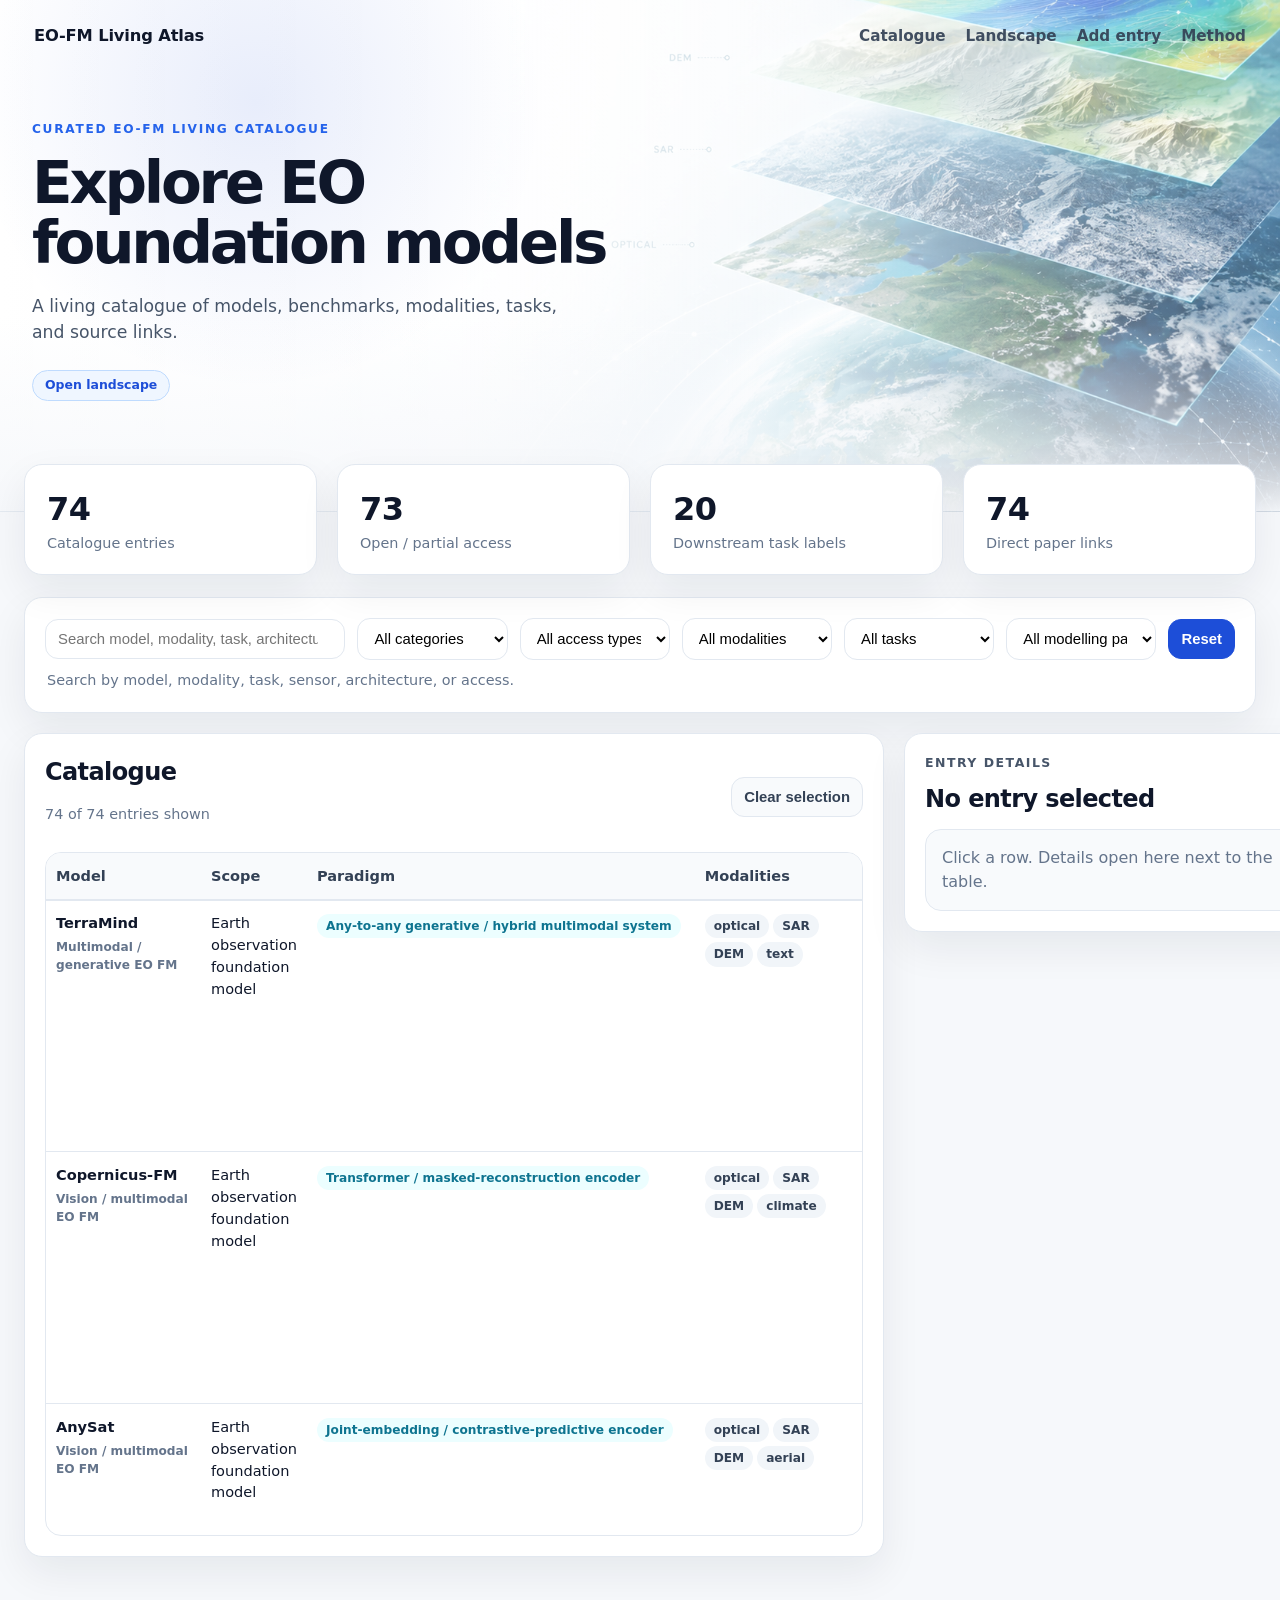
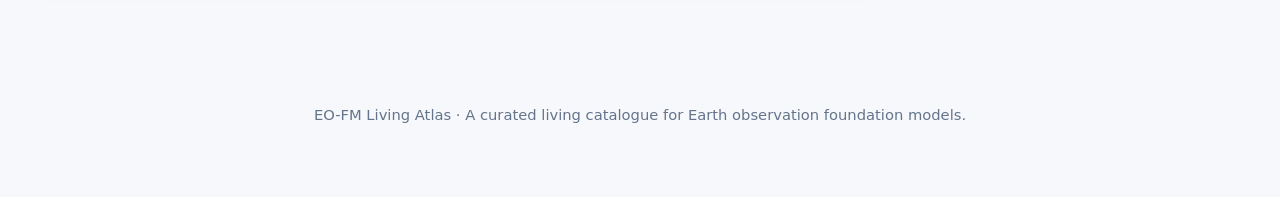
<file: index.html>
<!doctype html>
<html lang="en">
<head>
  <meta charset="utf-8">
  <meta name="viewport" content="width=device-width, initial-scale=1">
  <title>EO-FM Living Atlas</title>
  <link rel="stylesheet" href="style.css">
</head>
<body>
  <header class="hero">
    <nav class="nav">
      <div class="brand">EO-FM Living Atlas</div>
      <div class="links">
        <a href="index.html">Catalogue</a>
        <a href="landscape.html">Landscape</a>
        <a href="submit.html">Add entry</a>
        <a href="method.html">Method</a>
      </div>
    </nav>
    <div class="hero-content">
      <p class="eyebrow">Curated EO-FM living catalogue</p>
      <h1>Explore EO foundation models</h1>
      <p class="subtitle">A living catalogue of models, benchmarks, modalities, tasks, and source links.</p>
      <p class="hero-actions"><a class="link-pill" href="landscape.html">Open landscape</a></p>
    </div>
  </header>

  <main class="container">
    <section class="stats" id="stats"></section>

    <section class="panel controls-panel">
      <div class="toolbar">
        <input id="search" type="search" placeholder="Search model, modality, task, architecture, sensor, dataset, paper...">
        <select id="categoryFilter"><option value="">All categories</option></select>
        <select id="opennessFilter"><option value="">All access types</option></select>
        <select id="modalityFilter"><option value="">All modalities</option></select>
        <select id="taskFilter"><option value="">All tasks</option></select>
        <select id="paradigmFilter"><option value="">All modelling paradigms</option></select>
        <button id="resetBtn">Reset</button>
      </div>
      <div class="hint">Search by model, modality, task, sensor, architecture, or access.</div>
    </section>

    <section class="catalogue-layout">
      <div class="panel table-panel">
        <div class="table-headline">
          <div>
            <h2>Catalogue</h2>
            <p id="resultCount" class="muted"></p>
          </div>
          <button id="clearSelection" class="ghost">Clear selection</button>
        </div>
        <div class="table-wrap">
          <table id="catalogueTable">
            <thead>
              <tr>
                <th>Model</th>
                <th>Scope</th>
                <th>Paradigm</th>
                <th>Modalities</th>
                <th>Architecture</th>
                <th>Downstream tasks</th>
                <th>Access</th>
                <th>Paper</th>
                <th>Code</th>
                <th>Weights</th>
                <th>Project</th>
              </tr>
            </thead>
            <tbody></tbody>
          </table>
        </div>
      </div>

      <aside class="panel detail-panel">
        <div class="detail-title-row">
          <div>
            <p class="eyebrow dark">Entry details</p>
            <h2 id="detailTitle">No entry selected</h2>
          </div>
        </div>
        <div id="details" class="details empty">Click a row. Details open here next to the table.</div>
      </aside>
    </section>
  </main>

  <footer>
    <p>EO-FM Living Atlas · A curated living catalogue for Earth observation foundation models.</p>
  </footer>

  <script src="app.js"></script>
</body>
</html>
</file>
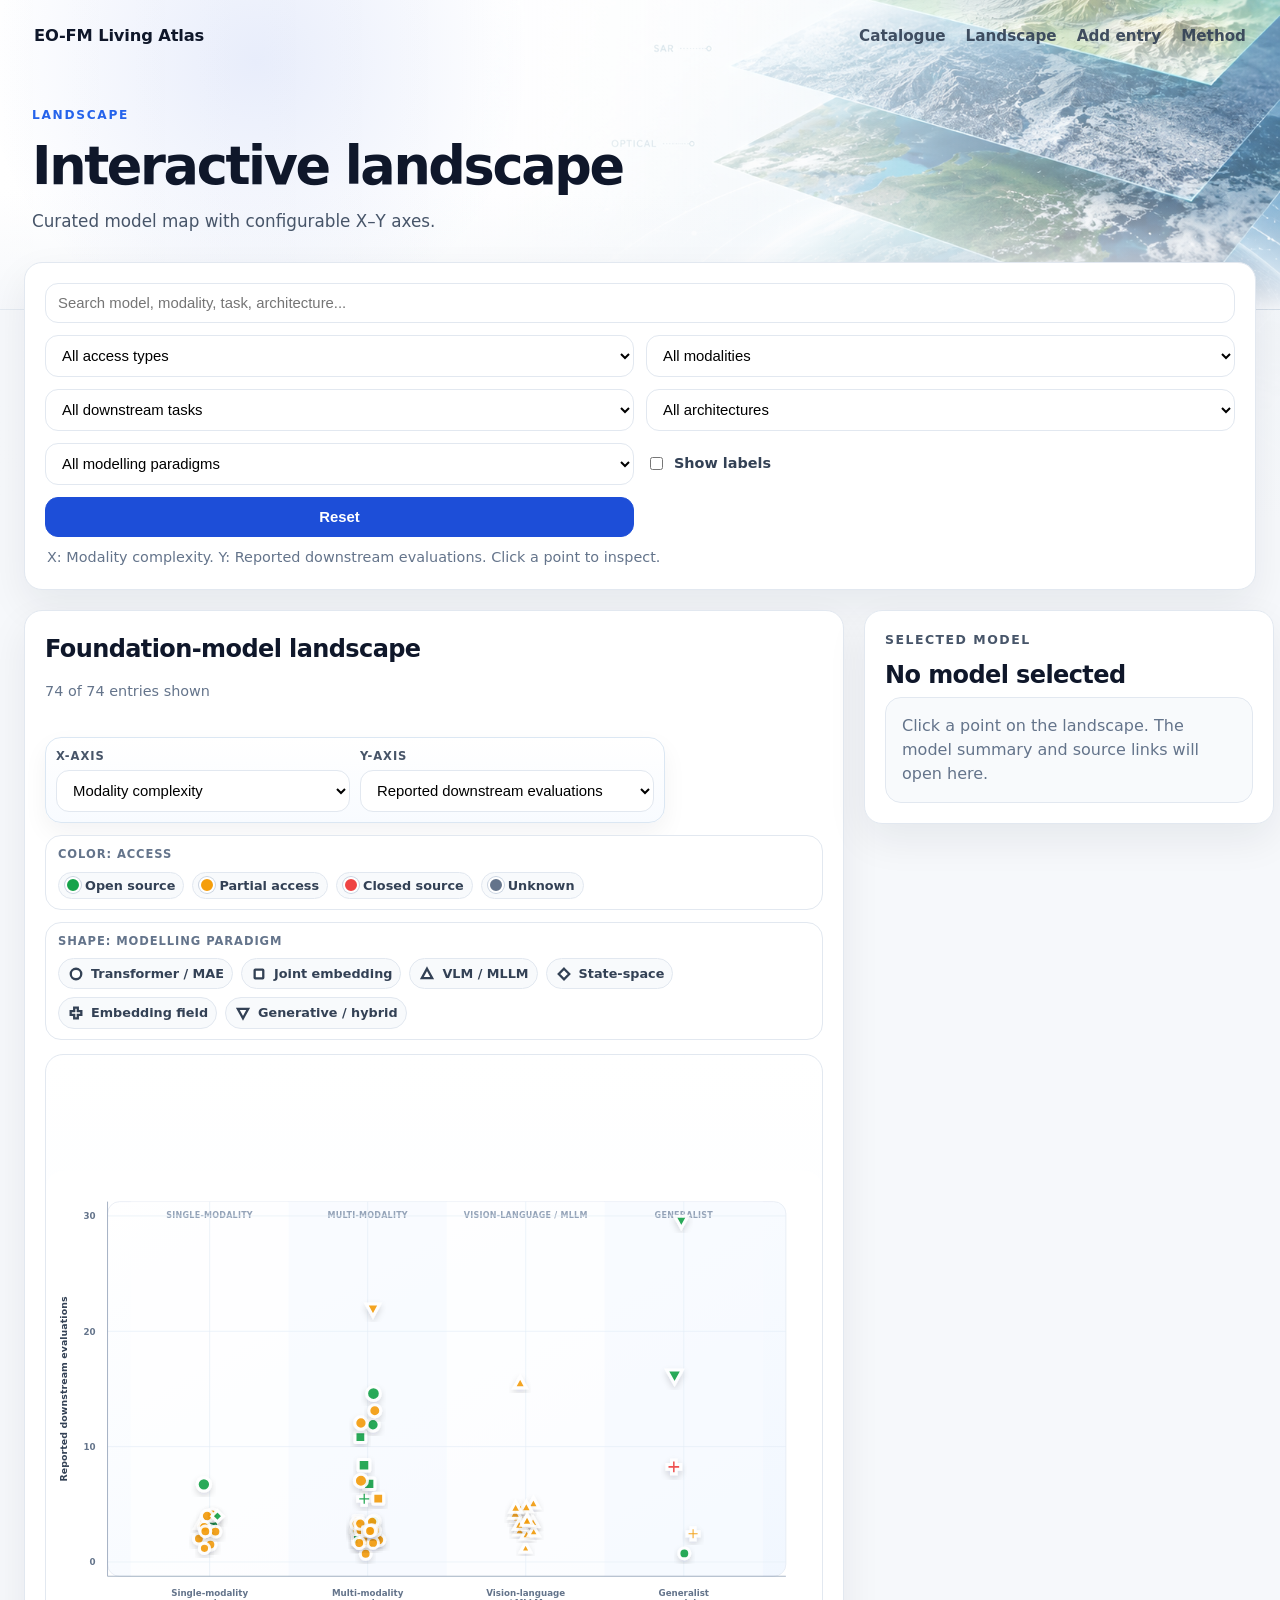
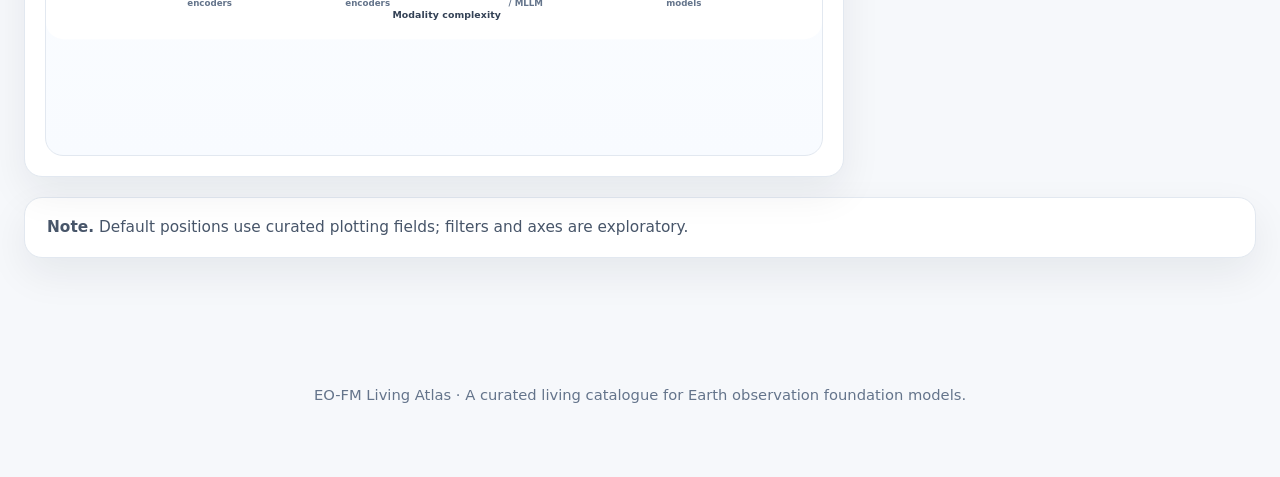
<file: landscape.html>
<!doctype html>
<html lang="en">
<head>
  <meta charset="utf-8">
  <meta name="viewport" content="width=device-width, initial-scale=1">
  <title>Landscape · EO-FM Living Atlas</title>
  <link rel="stylesheet" href="style.css">
</head>
<body>
  <header class="hero small">
    <nav class="nav">
      <div class="brand">EO-FM Living Atlas</div>
      <div class="links">
        <a href="index.html">Catalogue</a>
        <a href="landscape.html">Landscape</a>
        <a href="submit.html">Add entry</a>
        <a href="method.html">Method</a>
      </div>
    </nav>
    <div class="hero-content">
      <p class="eyebrow">Landscape</p>
      <h1>Interactive landscape</h1>
      <p class="subtitle">Curated model map with configurable X–Y axes.</p>
    </div>
  </header>

  <main class="container">
    <section class="panel controls-panel landscape-controls compact-landscape-controls">
      <div class="toolbar landscape-toolbar dynamic-toolbar filter-only-toolbar">
        <input id="landscapeSearch" type="search" placeholder="Search model, modality, task, architecture...">
        <select id="landscapeOpen"><option value="">All access types</option></select>
        <select id="landscapeModality"><option value="">All modalities</option></select>
        <select id="landscapeTask"><option value="">All downstream tasks</option></select>
        <select id="landscapeArchitecture"><option value="">All architectures</option></select>
        <select id="landscapeFamily"><option value="">All modelling paradigms</option></select>
        <label class="check"><input id="showLabels" type="checkbox"> Show labels</label>
        <button id="landscapeReset">Reset</button>
      </div>
      <div id="axisHint" class="hint">Default: modality complexity × reported downstream evaluations.</div>
    </section>

    <section class="landscape-layout improved-landscape-layout">
      <div class="panel landscape-panel improved-landscape-panel">
        <div class="table-headline landscape-headline landscape-headline-v8">
          <div>
            <h2>Foundation-model landscape</h2>
            <p id="landscapeCount" class="muted"></p>
          </div>
          <div class="axis-picker-card" aria-label="Landscape axis controls">
            <label>X-axis
              <select id="xMetric"></select>
            </label>
            <label>Y-axis
              <select id="yMetric"></select>
            </label>
          </div>
        </div>

        <div class="legend-grid-v8">
          <div class="legend-card-v8">
            <div class="legend-title">Color: access</div>
            <div class="legend" id="landscapeLegend"></div>
          </div>
          <div class="legend-card-v8">
            <div class="legend-title">Shape: modelling paradigm</div>
            <div class="shape-legend" id="familyLegend"></div>
          </div>
        </div>

        <div id="plotWrap" class="plot-wrap improved-plot-wrap">
          <svg id="landscapePlot" role="img" aria-label="Configurable scatter plot of EO foundation models"></svg>
        </div>
      </div>

      <aside class="panel detail-panel landscape-detail-panel">
        <p class="eyebrow dark">Selected model</p>
        <h2 id="landscapeTitle">No model selected</h2>
        <div id="landscapeDetails" class="details empty">Click a point on the landscape. The model summary and source links will open here.</div>
      </aside>
    </section>

    <section class="panel compact-note"><b>Note.</b> Default positions use curated plotting fields; filters and axes are exploratory.</section>
  </main>

  <footer><p>EO-FM Living Atlas · A curated living catalogue for Earth observation foundation models.</p></footer>
  <script src="landscape.js"></script>
</body>
</html>
</file>
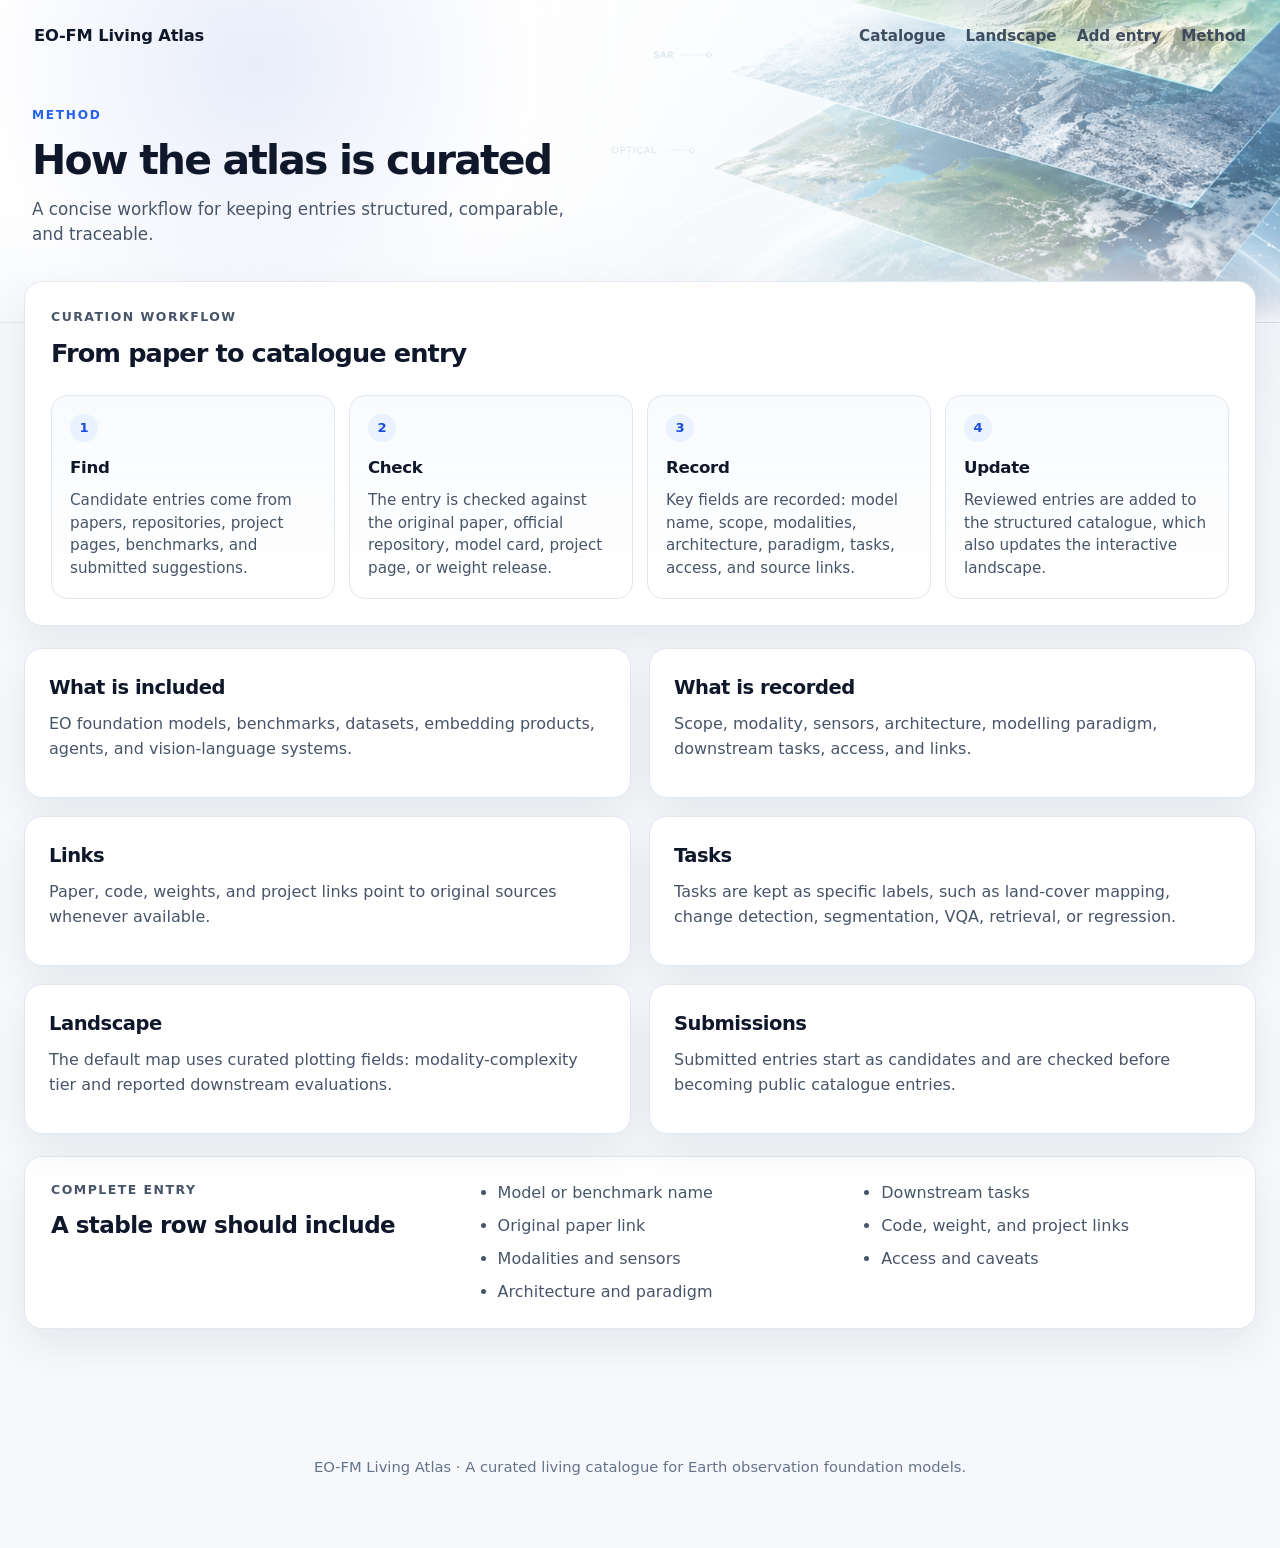
<file: method.html>
<!doctype html>
<html lang="en">
<head>
  <meta charset="utf-8">
  <meta name="viewport" content="width=device-width, initial-scale=1">
  <title>Method · EO-FM Living Atlas</title>
  <link rel="stylesheet" href="style.css">
</head>
<body>
  <header class="hero small method-hero method-hero-workflow">
    <nav class="nav">
      <div class="brand">EO-FM Living Atlas</div>
      <div class="links">
        <a href="index.html">Catalogue</a>
        <a href="landscape.html">Landscape</a>
        <a href="submit.html">Add entry</a>
        <a href="method.html">Method</a>
      </div>
    </nav>
    <div class="hero-content">
      <p class="eyebrow">Method</p>
      <h1>How the atlas is curated</h1>
      <p class="subtitle">A concise workflow for keeping entries structured, comparable, and traceable.</p>
    </div>
  </header>

  <main class="container method-container method-workflow-container">
    <section class="panel method-workflow-card">
      <div class="method-section-head">
        <p class="eyebrow dark">Curation workflow</p>
        <h2>From paper to catalogue entry</h2>
      </div>
      <div class="workflow-steps">
        <article>
          <span>1</span>
          <h3>Find</h3>
          <p>Candidate entries come from papers, repositories, project pages, benchmarks, and submitted suggestions.</p>
        </article>
        <article>
          <span>2</span>
          <h3>Check</h3>
          <p>The entry is checked against the original paper, official repository, model card, project page, or weight release.</p>
        </article>
        <article>
          <span>3</span>
          <h3>Record</h3>
          <p>Key fields are recorded: model name, scope, modalities, architecture, paradigm, tasks, access, and source links.</p>
        </article>
        <article>
          <span>4</span>
          <h3>Update</h3>
          <p>Reviewed entries are added to the structured catalogue, which also updates the interactive landscape.</p>
        </article>
      </div>
    </section>

    <section class="method-info-grid simple-method-grid">
      <article class="panel method-card method-card-rich">
        <h2>What is included</h2>
        <p>EO foundation models, benchmarks, datasets, embedding products, agents, and vision-language systems.</p>
      </article>
      <article class="panel method-card method-card-rich">
        <h2>What is recorded</h2>
        <p>Scope, modality, sensors, architecture, modelling paradigm, downstream tasks, access, and links.</p>
      </article>
      <article class="panel method-card method-card-rich">
        <h2>Links</h2>
        <p>Paper, code, weights, and project links point to original sources whenever available.</p>
      </article>
      <article class="panel method-card method-card-rich">
        <h2>Tasks</h2>
        <p>Tasks are kept as specific labels, such as land-cover mapping, change detection, segmentation, VQA, retrieval, or regression.</p>
      </article>
      <article class="panel method-card method-card-rich">
        <h2>Landscape</h2>
        <p>The default map uses curated plotting fields: modality-complexity tier and reported downstream evaluations.</p>
      </article>
      <article class="panel method-card method-card-rich">
        <h2>Submissions</h2>
        <p>Submitted entries start as candidates and are checked before becoming public catalogue entries.</p>
      </article>
    </section>

    <section class="panel method-complete-row simple-method-row">
      <div>
        <p class="eyebrow dark">Complete entry</p>
        <h2>A stable row should include</h2>
      </div>
      <ul>
        <li>Model or benchmark name</li>
        <li>Original paper link</li>
        <li>Modalities and sensors</li>
        <li>Architecture and paradigm</li>
        <li>Downstream tasks</li>
        <li>Code, weight, and project links</li>
        <li>Access and caveats</li>
      </ul>
    </section>
  </main>

  <footer><p>EO-FM Living Atlas · A curated living catalogue for Earth observation foundation models.</p></footer>
</body>
</html>
</file>
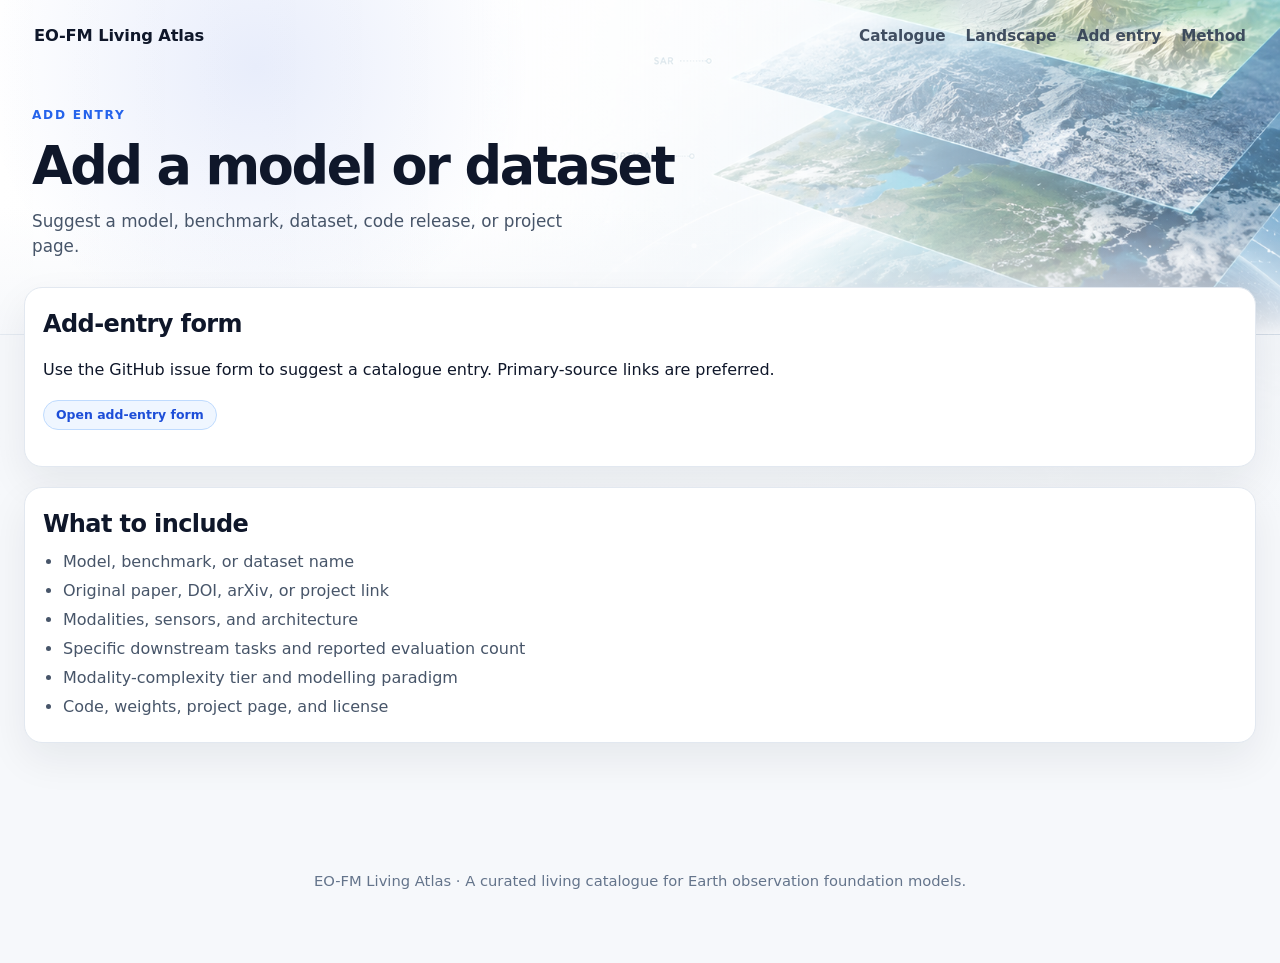
<file: submit.html>
<!doctype html>
<html lang="en">
<head>
  <meta charset="utf-8">
  <meta name="viewport" content="width=device-width, initial-scale=1">
  <title>Add entry · EO-FM Living Atlas</title>
  <link rel="stylesheet" href="style.css">
</head>
<body>
  <header class="hero small">
    <nav class="nav">
      <div class="brand">EO-FM Living Atlas</div>
      <div class="links">
        <a href="index.html">Catalogue</a>
        <a href="landscape.html">Landscape</a>
        <a href="submit.html">Add entry</a>
        <a href="method.html">Method</a>
      </div>
    </nav>
    <div class="hero-content">
      <p class="eyebrow">Add entry</p>
      <h1>Add a model or dataset</h1>
      <p class="subtitle">Suggest a model, benchmark, dataset, code release, or project page.</p>
    </div>
  </header>
  <main class="container">
    <section class="panel">
      <h2>Add-entry form</h2>
      <p>Use the GitHub issue form to suggest a catalogue entry. Primary-source links are preferred.</p>
      <p><a class="link-pill" href="https://github.com/joshigunjan/EO-FM-Living-Atlas/issues/new?template=add-paper.yml" target="_blank" rel="noreferrer">Open add-entry form</a></p>
    </section>
    <section class="panel">
      <h2>What to include</h2>
      <ul class="compact-list">
        <li>Model, benchmark, or dataset name</li>
        <li>Original paper, DOI, arXiv, or project link</li>
        <li>Modalities, sensors, and architecture</li>
        <li>Specific downstream tasks and reported evaluation count</li>
        <li>Modality-complexity tier and modelling paradigm</li>
        <li>Code, weights, project page, and license</li>
      </ul>
    </section>
  </main>
  <footer><p>EO-FM Living Atlas · A curated living catalogue for Earth observation foundation models.</p></footer>
</body>
</html>
</file>
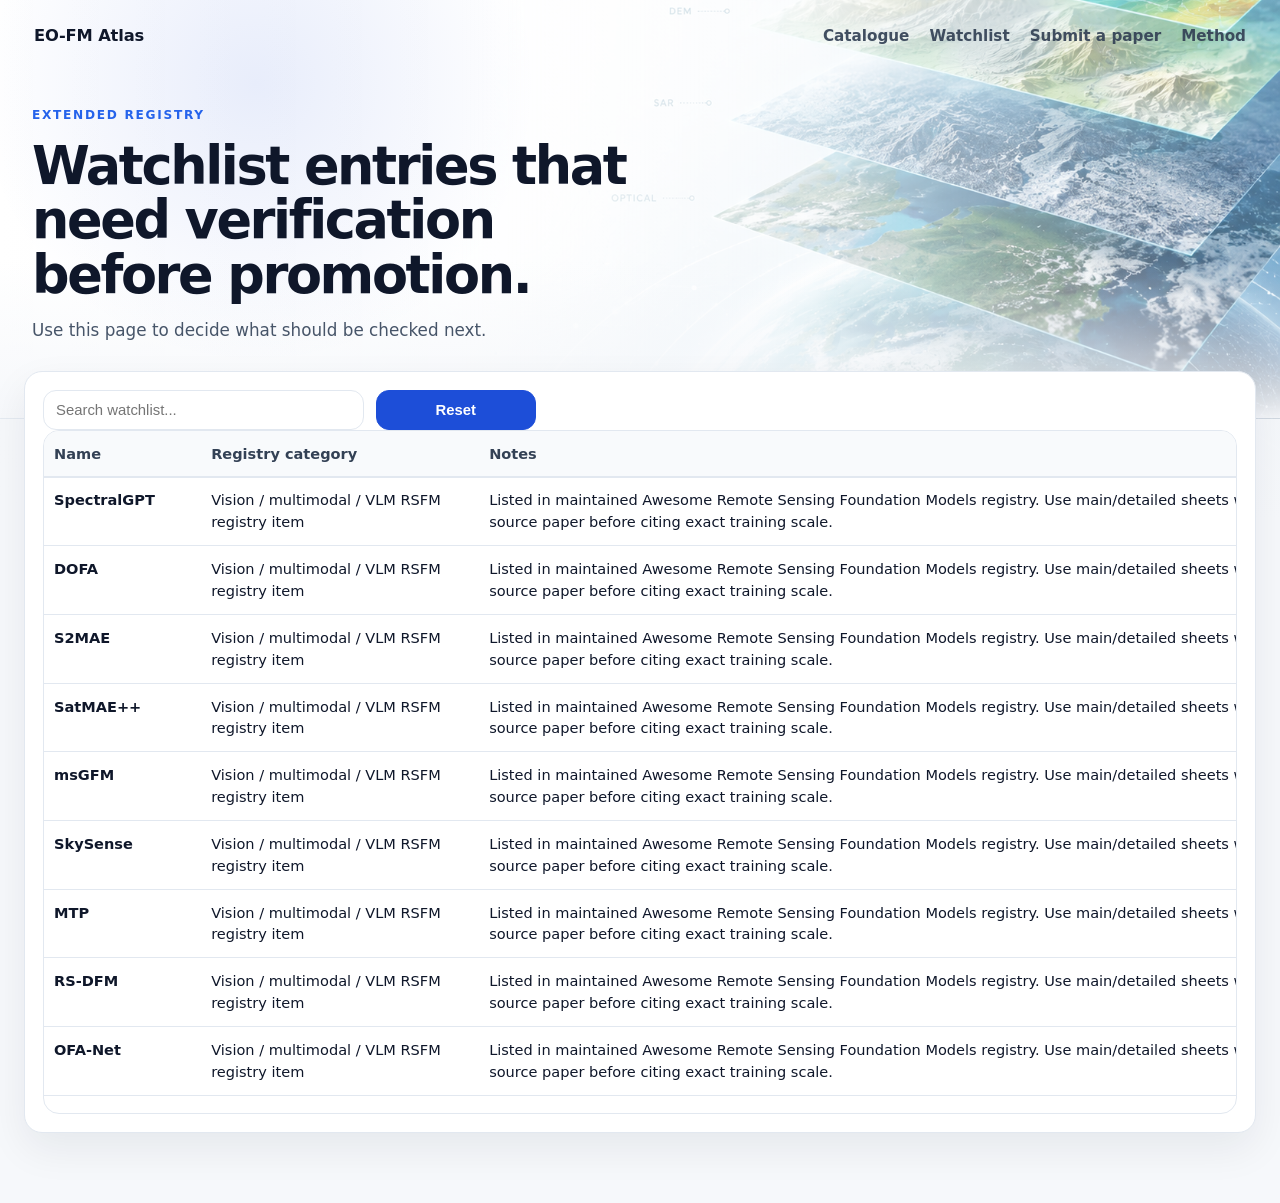
<file: watchlist.html>
<!doctype html>
<html lang="en">
<head>
  <meta charset="utf-8">
  <meta name="viewport" content="width=device-width, initial-scale=1">
  <title>EO-FM Atlas Watchlist</title>
  <link rel="stylesheet" href="style.css">
</head>
<body>
  <header class="hero small">
    <nav class="nav">
      <div class="brand">EO-FM Atlas</div>
      <div class="links">
        <a href="index.html">Catalogue</a>
        <a href="watchlist.html">Watchlist</a>
        <a href="submit.html">Submit a paper</a>
        <a href="method.html">Method</a>
      </div>
    </nav>
    <div class="hero-content">
      <p class="eyebrow">Extended registry</p>
      <h1>Watchlist entries that need verification before promotion.</h1>
      <p class="subtitle">Use this page to decide what should be checked next.</p>
    </div>
  </header>
  <main class="container">
    <section class="panel">
      <div class="toolbar">
        <input id="search" type="search" placeholder="Search watchlist...">
        <button id="resetBtn">Reset</button>
      </div>
      <div class="table-wrap">
        <table id="watchTable">
          <thead>
            <tr>
              <th>Name</th>
              <th>Registry category</th>
              <th>Notes</th>
              <th>Status</th>
              <th>Source</th>
            </tr>
          </thead>
          <tbody></tbody>
        </table>
      </div>
    </section>
  </main>
  <script>
    let data = [];
    const tbody = document.querySelector("#watchTable tbody");
    const search = document.getElementById("search");
    const resetBtn = document.getElementById("resetBtn");
    const esc = s => String(s ?? "").replace(/[&<>"']/g, c => ({ "&":"&amp;", "<":"&lt;", ">":"&gt;", '"':"&quot;", "'":"&#039;" }[c]));
    function render() {
      const q = search.value.toLowerCase();
      tbody.innerHTML = "";
      data.filter(d => [d.name, d.registry_category, d.notes, d.source_url].join(" ").toLowerCase().includes(q))
        .forEach(d => {
          const tr = document.createElement("tr");
          tr.innerHTML = `<td class="name">${esc(d.name)}</td><td>${esc(d.registry_category)}</td><td>${esc(d.notes)}</td><td>${esc(d.review_status)}</td><td>${d.source_url ? `<a href="${esc(d.source_url)}" target="_blank">source</a>` : ""}</td>`;
          tbody.appendChild(tr);
        });
    }
    fetch("data/watchlist.json").then(r => r.json()).then(j => { data = j; render(); });
    search.addEventListener("input", render);
    resetBtn.addEventListener("click", () => { search.value = ""; render(); });
  </script>
</body>
</html>
</file>
<file: style.css>
:root {
  --bg: #f6f8fb;
  --card: #ffffff;
  --ink: #0f172a;
  --muted: #64748b;
  --line: #e2e8f0;
  --soft: #eef2ff;
  --accent: #1d4ed8;
  --accent-dark: #1e40af;
  --tag: #f1f5f9;
  --green: #15803d;
  --amber: #b45309;
  --red: #b91c1c;
  --violet: #6d28d9;
}

* { box-sizing: border-box; }

body {
  margin: 0;
  font-family: Inter, ui-sans-serif, system-ui, -apple-system, BlinkMacSystemFont, "Segoe UI", sans-serif;
  color: var(--ink);
  background:
    linear-gradient(180deg, rgba(246,248,251,0.94), rgba(246,248,251,1) 520px),
    url("assets/hero-eo-layers.png") top center / 100% auto no-repeat,
    var(--bg);
  line-height: 1.5;
}

a { color: var(--accent); text-decoration: none; }
a:hover { text-decoration: underline; }

.hero {
  position: relative;
  overflow: hidden;
  isolation: isolate;
  color: var(--ink);
  padding: 22px 28px 72px;
  min-height: 380px;
  background:
    linear-gradient(90deg, rgba(255,255,255,0.98) 0%, rgba(255,255,255,0.94) 38%, rgba(255,255,255,0.58) 62%, rgba(255,255,255,0.12) 100%),
    url("assets/hero-eo-layers.png") right center / cover no-repeat;
  border-bottom: 1px solid rgba(226,232,240,0.9);
}

.hero::after {
  content: "";
  position: absolute;
  inset: 0;
  z-index: -1;
  background:
    radial-gradient(circle at 20% 20%, rgba(29,78,216,0.10), transparent 26%),
    linear-gradient(180deg, rgba(255,255,255,0) 62%, rgba(246,248,251,0.98) 100%);
  pointer-events: none;
}

.nav {
  display: flex;
  align-items: center;
  justify-content: space-between;
  gap: 24px;
  max-width: 1480px;
  margin: 0 auto;
}

.brand { font-weight: 850; letter-spacing: 0.02em; font-size: 1.1rem; }
.links { display: flex; flex-wrap: wrap; gap: 16px; font-size: 0.95rem; }
.links a { color: #334155; font-weight: 750; }
.links a:hover { color: var(--accent); }

.hero-content { max-width: 1480px; margin: 46px auto 0; }
.eyebrow { text-transform: uppercase; letter-spacing: 0.12em; font-weight: 800; color: #1d4ed8; font-size: 0.78rem; margin: 0 0 8px; }
.eyebrow.dark { color: #475569; }

h1 { max-width: 760px; font-size: clamp(2.65rem, 5.2vw, 5.35rem); line-height: 0.98; margin: 10px 0 16px; letter-spacing: -0.055em; }
h2 { margin: 0 0 4px; }
.subtitle { max-width: 620px; font-size: 1.08rem; color: #475569; }

.container { max-width: 1480px; margin: -42px auto 70px; padding: 0 24px; position: relative; z-index: 3; }
.stats { display: grid; grid-template-columns: repeat(4, minmax(0, 1fr)); gap: 16px; margin-bottom: 18px; }
.stat-card, .panel { background: var(--card); border: 1px solid var(--line); border-radius: 20px; box-shadow: 0 16px 40px rgba(15,23,42,0.07); }
.stat-card { padding: 17px 20px; }
.stat-card .num { font-size: 1.9rem; font-weight: 850; letter-spacing: -0.02em; }
.stat-card .label, .muted { color: var(--muted); font-size: 0.9rem; }
.panel { padding: 18px; margin-bottom: 20px; }

.toolbar { display: grid; grid-template-columns: minmax(260px, 2fr) repeat(5, minmax(130px, 1fr)) auto; gap: 12px; align-items: center; }
input, select, button { border: 1px solid var(--line); border-radius: 13px; padding: 11px 12px; font-size: 0.93rem; background: white; }
button { background: var(--accent); color: white; border-color: var(--accent); font-weight: 800; cursor: pointer; }
button:hover { background: var(--accent-dark); }
button.ghost { background: #f8fafc; color: #334155; border-color: var(--line); }
button.ghost:hover { background: #eef2ff; }
.hint { color: var(--muted); margin: 12px 2px 0; font-size: 0.92rem; }

.catalogue-layout { display: grid; grid-template-columns: minmax(860px, 1fr) 420px; gap: 20px; align-items: start; }
.table-panel { min-width: 0; }
.detail-panel { position: sticky; top: 16px; max-height: calc(100vh - 32px); overflow: auto; }
.table-headline { display: flex; align-items: center; justify-content: space-between; gap: 16px; margin-bottom: 12px; }
.table-wrap { width: 100%; overflow: auto; border: 1px solid var(--line); border-radius: 16px; max-height: 76vh; }

table { border-collapse: separate; border-spacing: 0; width: 100%; min-width: 1660px; font-size: 0.91rem; }
th, td { border-bottom: 1px solid var(--line); padding: 12px 10px; vertical-align: top; text-align: left; }
th { color: #334155; background: #f8fafc; position: sticky; top: 0; z-index: 2; box-shadow: 0 1px 0 var(--line); }
tbody tr { cursor: pointer; }
tbody tr:hover { background: #f8fafc; }
tbody tr.selected { background: #eff6ff; outline: 2px solid #bfdbfe; outline-offset: -2px; }
.name { font-weight: 850; min-width: 155px; }
.name small { display: block; color: var(--muted); font-weight: 600; margin-top: 4px; }
.tasks-cell { min-width: 255px; }
.task-preview { color: var(--muted); font-size: 0.83rem; margin-top: 6px; }
.more { color: var(--muted); font-size: .78rem; }

.badge { display: inline-block; border-radius: 999px; padding: 3px 9px; margin: 2px 4px 2px 0; background: var(--tag); color: #334155; font-size: 0.76rem; white-space: nowrap; font-weight: 650; }
.badge.arch { background: #ede9fe; color: var(--violet); }
.badge.task { background: #e0f2fe; color: #075985; }
.badge.paradigm { background: #ecfeff; color: #0e7490; }
.badge.open, .badge.Open { background: #dcfce7; color: var(--green); }
.badge.partial, .badge.Partial { background: #fef3c7; color: var(--amber); }
.badge.closed, .badge.Closed { background: #fee2e2; color: var(--red); }
.badge.unknown, .badge.Unknown { background: #f1f5f9; color: #475569; }

.links-cell { min-width: 130px; }
.single-link { min-width: 82px; text-align: center; }
.empty-link { color: var(--muted); font-weight: 700; }
.link-pill { display: inline-flex; align-items: center; border: 1px solid #bfdbfe; color: #1d4ed8; background: #eff6ff; border-radius: 999px; padding: 5px 12px; margin: 2px 4px 2px 0; font-size: 0.78rem; font-weight: 800; }
.link-pill:hover { background: #dbeafe; text-decoration: none; }

.details { color: var(--ink); background: #f8fafc; border: 1px solid var(--line); border-radius: 16px; padding: 16px; }
.details.empty { color: var(--muted); }
.detail-title-row { margin-bottom: 12px; }
.detail-actions { display: flex; flex-wrap: wrap; gap: 6px; margin-bottom: 16px; }
.detail-section { border-top: 1px solid var(--line); padding-top: 12px; margin-top: 12px; }
.detail-section h3 { margin: 0 0 6px; font-size: .95rem; color: #334155; }
.detail-section p { margin: 0; }
.task-strip { margin: 4px 0 8px; }
.detail-grid { display: grid; grid-template-columns: 135px 1fr; gap: 8px 14px; margin-top: 14px; border-top: 1px solid var(--line); padding-top: 14px; }
.detail-key { font-weight: 850; color: #334155; }

footer { text-align: center; color: var(--muted); padding: 32px 20px 54px; }
.hero.small { padding-bottom: 64px; min-height: 310px; background-position: right center; }
.hero.small .hero-content { margin-top: 44px; }
.hero.small h1 { font-size: clamp(1.8rem, 3vw, 3rem); }

@media (max-width: 1180px) {
  .catalogue-layout { grid-template-columns: 1fr; }
  .detail-panel { position: relative; top: auto; max-height: none; }
  .toolbar { grid-template-columns: 1fr 1fr; }
  .toolbar input { grid-column: 1 / -1; }
}

@media (max-width: 900px) {
  .stats { grid-template-columns: repeat(2, minmax(0, 1fr)); }
  .nav { align-items: flex-start; flex-direction: column; }
}

@media (max-width: 560px) {
  .stats { grid-template-columns: 1fr; }
  .toolbar { grid-template-columns: 1fr; }
  .hero { padding-left: 18px; padding-right: 18px; }
  h1 { font-size: clamp(2.35rem, 12vw, 3.8rem); }
  .container { padding: 0 14px; }
}

.hero-actions { margin-top: 18px; }
.landscape-layout { display: grid; grid-template-columns: minmax(760px, 1fr) 390px; gap: 20px; align-items: start; }
.landscape-panel { min-width: 0; }
.landscape-toolbar { grid-template-columns: minmax(260px, 2fr) repeat(3, minmax(130px, 1fr)) auto auto; }
.check { display: flex; align-items: center; gap: 8px; color: #334155; font-weight: 750; font-size: 0.9rem; white-space: nowrap; }
.check input { width: auto; padding: 0; }
.plot-wrap { width: 100%; overflow: auto; border: 1px solid var(--line); border-radius: 18px; background: #fff; }
#landscapePlot { display: block; width: 100%; min-width: 860px; min-height: 560px; }
.axis-label { fill: #64748b; font-size: 13px; font-weight: 700; }
.axis-title { fill: #334155; font-size: 14px; font-weight: 850; letter-spacing: .01em; }
.landscape-point { stroke: #fff; stroke-width: 2.5px; cursor: pointer; opacity: .9; transition: opacity .15s ease, transform .15s ease; }
.model-node:hover .landscape-point { opacity: 1; stroke-width: 3.5px; }
.selected-point .landscape-point { stroke: #0f172a; stroke-width: 4px; }
.point-open { fill: #22c55e; }
.point-partial { fill: #f59e0b; }
.point-closed { fill: #ef4444; }
.point-unknown { fill: #64748b; }
.point-label { fill: #0f172a; font-size: 12px; font-weight: 850; paint-order: stroke; stroke: rgba(255,255,255,.96); stroke-width: 4px; stroke-linejoin: round; pointer-events: none; }
.legend { display: flex; flex-wrap: wrap; gap: 10px; align-items: center; justify-content: flex-end; }
.legend-item { display: inline-flex; align-items: center; gap: 6px; color: #475569; font-size: .84rem; font-weight: 750; }
.legend-dot { width: 11px; height: 11px; display: inline-block; border-radius: 999px; border: 2px solid white; box-shadow: 0 0 0 1px #cbd5e1; }
.landscape-detail-panel { position: sticky; top: 16px; }
@media (max-width: 1180px) {
  .landscape-layout { grid-template-columns: 1fr; }
  .landscape-toolbar { grid-template-columns: 1fr 1fr; }
  .landscape-toolbar input { grid-column: 1 / -1; }
}
@media (max-width: 680px) {
  .landscape-toolbar { grid-template-columns: 1fr; }
  .legend { justify-content: flex-start; }
}


/* Dynamic landscape view */
.axis-control-grid {
  display: grid;
  grid-template-columns: minmax(220px, 1fr) minmax(220px, 1fr) minmax(320px, 2fr);
  gap: 12px;
  align-items: end;
  margin-bottom: 12px;
}
.control-label {
  display: grid;
  gap: 6px;
  color: #475569;
  font-size: 0.78rem;
  font-weight: 850;
  text-transform: uppercase;
  letter-spacing: .08em;
}
.control-label input,
.control-label select { width: 100%; }
.dynamic-toolbar {
  grid-template-columns: repeat(5, minmax(135px, 1fr)) auto auto;
}
.improved-landscape-layout {
  grid-template-columns: minmax(820px, 1fr) 410px;
}
.improved-landscape-panel { padding: 20px; }
.landscape-headline { align-items: flex-start; }
.improved-plot-wrap {
  height: min(72vh, 760px);
  min-height: 640px;
  overflow: hidden;
  background: linear-gradient(180deg, #ffffff, #f8fbff);
}
#landscapePlot {
  display: block;
  width: 100%;
  height: 100%;
  min-width: 0;
  min-height: 0;
}
.grid-line { stroke: #e5edf7; stroke-width: 1; }
.axis-line { stroke: #94a3b8; stroke-width: 1.2; }
.empty-plot-text { fill: #64748b; font-size: 18px; font-weight: 800; }
.hit-ring { fill: transparent; stroke: transparent; cursor: pointer; }
.landscape-point {
  stroke: #ffffff;
  stroke-width: 2.8px;
  cursor: pointer;
  opacity: .88;
  transition: opacity .15s ease, transform .15s ease;
}
.model-node:hover .landscape-point { opacity: 1; stroke-width: 4px; }
.selected-point .landscape-point { stroke: #0f172a; stroke-width: 4.4px; }
.point-open { fill: #16a34a; }
.point-partial { fill: #f59e0b; }
.point-closed { fill: #ef4444; }
.point-unknown { fill: #64748b; }
.legend-dot.point-open { background: #16a34a; }
.legend-dot.point-partial { background: #f59e0b; }
.legend-dot.point-closed { background: #ef4444; }
.legend-dot.point-unknown { background: #64748b; }
.legend {
  gap: 12px 14px;
  justify-content: flex-end;
  line-height: 1.2;
}
.legend-item {
  background: #f8fafc;
  border: 1px solid #e2e8f0;
  border-radius: 999px;
  padding: 5px 9px;
}
.point-label {
  fill: #0f172a;
  font-size: 12px;
  font-weight: 850;
  paint-order: stroke;
  stroke: rgba(255,255,255,.98);
  stroke-width: 4px;
  stroke-linejoin: round;
  pointer-events: none;
}
.axis-label { fill: #64748b; font-size: 13px; font-weight: 750; }
.axis-title { fill: #334155; font-size: 14px; font-weight: 900; letter-spacing: .01em; }
@media (max-width: 1180px) {
  .axis-control-grid { grid-template-columns: 1fr 1fr; }
  .axis-control-grid .wide { grid-column: 1 / -1; }
  .improved-landscape-layout { grid-template-columns: 1fr; }
  .dynamic-toolbar { grid-template-columns: 1fr 1fr; }
}
@media (max-width: 680px) {
  .axis-control-grid, .dynamic-toolbar { grid-template-columns: 1fr; }
  .axis-control-grid .wide { grid-column: auto; }
  .improved-plot-wrap { min-height: 520px; overflow-x: auto; }
  #landscapePlot { min-width: 780px; }
}


/* Symbol-coded landscape markers */
.legend-stack {
  display: grid;
  gap: 8px;
  justify-items: end;
  max-width: 680px;
}
.legend-title {
  color: #64748b;
  font-size: 0.72rem;
  font-weight: 900;
  letter-spacing: .08em;
  text-transform: uppercase;
}
.shape-legend {
  display: flex;
  flex-wrap: wrap;
  gap: 8px;
  justify-content: flex-end;
}
.family-legend-item { padding-left: 7px; }
.legend-shape { width: 18px; height: 18px; display: inline-block; overflow: visible; }
.legend-shape-mark {
  fill: #ffffff;
  stroke: #334155;
  stroke-width: 2.2px;
}
.band-label {
  fill: #94a3b8;
  font-size: 12px;
  font-weight: 900;
  letter-spacing: .03em;
  text-transform: uppercase;
}
.landscape-point {
  stroke: #ffffff;
  stroke-width: 2.9px;
  cursor: pointer;
  opacity: .91;
  transition: opacity .15s ease, stroke-width .15s ease;
}
.model-node:hover .landscape-point { opacity: 1; stroke-width: 4px; }
.selected-point .landscape-point { stroke: #0f172a; stroke-width: 4.4px; }
@media (max-width: 1180px) {
  .legend-stack { justify-items: start; }
  .shape-legend { justify-content: flex-start; }
}
@media (max-width: 680px) {
  .dynamic-toolbar { grid-template-columns: 1fr; }
}

/* v8: fixed interactive landscape controls and reliable legends */
.compact-landscape-controls { margin-top: -18px; }
.filter-only-toolbar {
  display: grid;
  grid-template-columns: minmax(260px, 1.4fr) repeat(5, minmax(145px, 1fr)) auto auto;
  gap: 10px;
  align-items: center;
}
.landscape-headline-v8 {
  display: grid;
  grid-template-columns: minmax(260px, 1fr) auto;
  gap: 20px;
  align-items: start;
}
.axis-picker-card {
  display: grid;
  grid-template-columns: minmax(190px, 1fr) minmax(190px, 1fr);
  gap: 10px;
  align-items: end;
  padding: 10px;
  border: 1px solid #dbe7f3;
  background: linear-gradient(180deg, #ffffff, #f8fbff);
  border-radius: 16px;
  box-shadow: 0 10px 24px rgba(15, 23, 42, .05);
}
.axis-picker-card label {
  display: grid;
  gap: 5px;
  color: #475569;
  font-size: .72rem;
  font-weight: 900;
  text-transform: uppercase;
  letter-spacing: .08em;
}
.axis-picker-card select { width: 100%; min-height: 42px; }
.legend-grid-v8 {
  display: grid;
  grid-template-columns: minmax(250px, .85fr) minmax(420px, 1.15fr);
  gap: 12px;
  margin: 12px 0 14px;
}
.legend-card-v8 {
  border: 1px solid #e2e8f0;
  background: #ffffff;
  border-radius: 16px;
  padding: 10px 12px;
}
.legend-card-v8 .legend-title {
  color: #64748b;
  font-size: .72rem;
  font-weight: 900;
  letter-spacing: .08em;
  text-transform: uppercase;
  margin-bottom: 8px;
}
.legend-card-v8 .legend,
.legend-card-v8 .shape-legend {
  justify-content: flex-start;
  gap: 8px;
}
.legend-card-v8 .legend-item {
  background: #f8fafc;
  border: 1px solid #e2e8f0;
  border-radius: 999px;
  padding: 5px 8px;
  color: #334155;
  font-size: .8rem;
  font-weight: 800;
}
.legend-card-v8 .legend-dot {
  width: 12px;
  height: 12px;
  display: inline-block;
  border-radius: 999px;
  box-shadow: 0 0 0 2px #fff, 0 0 0 3px #cbd5e1;
}
.legend-card-v8 .legend-shape { width: 18px; height: 18px; flex: 0 0 auto; }
.legend-shape-mark { vector-effect: non-scaling-stroke; }
.landscape-point { vector-effect: non-scaling-stroke; }
.improved-plot-wrap { min-height: 680px; height: min(78vh, 820px); }
#landscapePlot { overflow: visible; }
@media (max-width: 1280px) {
  .filter-only-toolbar { grid-template-columns: 1fr 1fr; }
  .filter-only-toolbar input { grid-column: 1 / -1; }
  .landscape-headline-v8 { grid-template-columns: 1fr; }
  .axis-picker-card { max-width: 620px; }
  .legend-grid-v8 { grid-template-columns: 1fr; }
}
@media (max-width: 680px) {
  .filter-only-toolbar, .axis-picker-card { grid-template-columns: 1fr; }
  .improved-plot-wrap { min-height: 540px; overflow-x: auto; }
  #landscapePlot { min-width: 860px; }
}


/* v11 concise editorial polish */
.hero-content, .nav { max-width: 1420px; }
.hero-content { padding-right: min(42vw, 640px); }
.hero.small { min-height: 245px; padding-bottom: 50px; }
.hero.small .hero-content { margin-top: 30px; padding-right: min(44vw, 620px); }
.hero.small h1 { max-width: 620px; font-size: clamp(2.0rem, 3.2vw, 3.35rem); letter-spacing: -0.045em; }
.hero.small .subtitle { max-width: 460px; }
.subtitle { margin-top: 0; }
.compact-note { color: #475569; font-size: .96rem; }
.method-grid { display: grid; grid-template-columns: repeat(2, minmax(0, 1fr)); gap: 16px; margin-bottom: 20px; }
.method-card { margin-bottom: 0; min-height: 132px; }
.method-card p { margin: 8px 0 0; color: #475569; }
.compact-list { margin: 8px 0 0; padding-left: 20px; color: #475569; }
.compact-list li { margin: 5px 0; }
footer { padding-top: 22px; }
@media (max-width: 900px) {
  .hero-content, .hero.small .hero-content { padding-right: 0; }
  .method-grid { grid-template-columns: 1fr; }
}

/* v12 editorial clean-up: balanced headers, fewer repeats, calmer spacing */
.nav,
.hero-content,
.container {
  max-width: 1320px;
}
.nav {
  padding: 0 2px;
}
.brand {
  font-size: 1.02rem;
  letter-spacing: -0.01em;
}
.links {
  gap: 20px;
}
.links a {
  text-decoration: none;
  opacity: .92;
}
.links a:hover {
  text-decoration: none;
  opacity: 1;
}
.hero {
  min-height: 420px;
  padding: 24px 32px 92px;
  background:
    linear-gradient(90deg, rgba(255,255,255,0.99) 0%, rgba(255,255,255,0.96) 36%, rgba(255,255,255,0.67) 60%, rgba(255,255,255,0.15) 100%),
    url("assets/hero-eo-layers.png") right center / cover no-repeat;
}
.hero-content {
  margin: 72px auto 0;
  padding-right: min(44vw, 560px);
}
.hero-content .eyebrow {
  margin-bottom: 14px;
  color: #2563eb;
  font-size: .76rem;
  letter-spacing: .14em;
}
h1 {
  max-width: 690px;
  font-size: clamp(3rem, 4.65vw, 4.55rem);
  line-height: 1.02;
  letter-spacing: -0.055em;
  margin: 0 0 20px;
}
.subtitle {
  max-width: 560px;
  font-size: 1.08rem;
  color: #475569;
  margin-bottom: 0;
}
.hero-actions { margin-top: 22px; }
.container {
  margin-top: -48px;
}
.stats {
  gap: 20px;
  margin-bottom: 22px;
}
.stat-card, .panel {
  border-radius: 18px;
}
.stat-card {
  padding: 20px 22px;
}
.stat-card .num {
  font-size: 2rem;
}
.controls-panel,
.table-panel,
.detail-panel,
.landscape-panel {
  padding: 20px;
}
.toolbar {
  gap: 12px;
}
.hint {
  margin-top: 10px;
  font-size: .9rem;
}
.table-headline h2,
.landscape-headline h2,
.panel h2 {
  letter-spacing: -0.025em;
}
.hero.small {
  min-height: 310px;
  padding-bottom: 74px;
}
.hero.small .hero-content {
  margin-top: 58px;
  padding-right: min(45vw, 560px);
}
.hero.small h1 {
  max-width: 700px;
  font-size: clamp(2.45rem, 4.1vw, 4.1rem);
  line-height: 1.04;
  margin-bottom: 16px;
}
.hero.small .subtitle {
  max-width: 560px;
  font-size: 1.05rem;
}
.method-grid {
  gap: 18px;
}
.method-card {
  min-height: 116px;
  padding: 22px;
}
.compact-note {
  padding: 18px 22px;
}
footer {
  padding: 42px 20px 56px;
  font-size: .92rem;
}
@media (max-width: 900px) {
  .hero,
  .hero.small {
    min-height: auto;
    padding-bottom: 80px;
  }
  .hero-content,
  .hero.small .hero-content {
    margin-top: 48px;
    padding-right: 0;
  }
  h1 {
    font-size: clamp(2.7rem, 11vw, 4.1rem);
  }
  .hero.small h1 {
    font-size: clamp(2.3rem, 10vw, 3.6rem);
  }
}
@media (max-width: 560px) {
  .hero, .hero.small { padding-left: 18px; padding-right: 18px; }
  .container { padding: 0 14px; }
}


/* v13: curated landscape fields and cleaner method page */
.method-hero {
  min-height: 275px;
  padding-bottom: 64px;
}
.method-hero .hero-content {
  margin-top: 46px;
  padding-right: min(42vw, 520px);
}
.method-hero h1 {
  max-width: 540px;
  font-size: clamp(2.25rem, 3.2vw, 3.4rem) !important;
  line-height: 1.05;
}
.method-container {
  margin-top: -36px;
}
.refined-method-grid {
  grid-template-columns: repeat(3, minmax(0, 1fr));
  gap: 16px;
}
.refined-method-grid .method-card {
  min-height: 132px;
  padding: 22px;
}
.refined-method-grid .method-card h2 {
  font-size: 1.12rem;
  margin-bottom: 8px;
}
.refined-method-grid .method-card p {
  font-size: .96rem;
  line-height: 1.48;
}
.method-note {
  max-width: 100%;
}
@media (max-width: 1100px) {
  .refined-method-grid { grid-template-columns: repeat(2, minmax(0, 1fr)); }
}
@media (max-width: 720px) {
  .refined-method-grid { grid-template-columns: 1fr; }
  .method-hero .hero-content { padding-right: 0; }
}

/* v14: method page as curation workflow */
.method-hero-workflow h1 {
  max-width: 660px;
}
.method-workflow-container {
  margin-top: -42px;
}
.method-workflow-card {
  padding: 26px;
  margin-bottom: 22px;
}
.method-section-head {
  max-width: 720px;
  margin-bottom: 22px;
}
.method-section-head h2 {
  font-size: clamp(1.45rem, 2vw, 2rem);
  margin: 6px 0 0;
  letter-spacing: -0.035em;
}
.workflow-steps {
  display: grid;
  grid-template-columns: repeat(4, minmax(0, 1fr));
  gap: 14px;
}
.workflow-steps article {
  border: 1px solid var(--line);
  border-radius: 16px;
  padding: 18px;
  background: linear-gradient(180deg, rgba(248,250,252,.9), rgba(255,255,255,.95));
}
.workflow-steps span {
  display: inline-flex;
  width: 28px;
  height: 28px;
  align-items: center;
  justify-content: center;
  border-radius: 999px;
  background: #eaf2ff;
  color: #1d4ed8;
  font-weight: 900;
  font-size: .82rem;
  margin-bottom: 14px;
}
.workflow-steps h3 {
  margin: 0 0 8px;
  font-size: 1.04rem;
  letter-spacing: -0.02em;
}
.workflow-steps p {
  margin: 0;
  color: #475569;
  line-height: 1.5;
  font-size: .95rem;
}
.method-info-grid {
  display: grid;
  grid-template-columns: repeat(2, minmax(0, 1fr));
  gap: 18px;
  margin-bottom: 22px;
}
.method-card-rich {
  min-height: 150px;
  padding: 24px;
}
.method-card-rich h2 {
  font-size: 1.22rem;
  margin-bottom: 10px;
}
.method-card-rich p {
  color: #475569;
  line-height: 1.55;
}
.method-complete-row {
  display: grid;
  grid-template-columns: minmax(220px, 0.7fr) minmax(0, 1.3fr);
  gap: 22px;
  align-items: start;
  padding: 24px 26px;
}
.method-complete-row h2 {
  font-size: clamp(1.25rem, 1.8vw, 1.7rem);
  margin: 6px 0 0;
}
.method-complete-row ul {
  margin: 0;
  padding-left: 20px;
  color: #475569;
  columns: 2;
  column-gap: 36px;
}
.method-complete-row li {
  margin: 0 0 9px;
  break-inside: avoid;
}
@media (max-width: 1100px) {
  .workflow-steps { grid-template-columns: repeat(2, minmax(0, 1fr)); }
}
@media (max-width: 780px) {
  .workflow-steps,
  .method-info-grid,
  .method-complete-row { grid-template-columns: 1fr; }
  .method-complete-row ul { columns: 1; }
}
</file>
